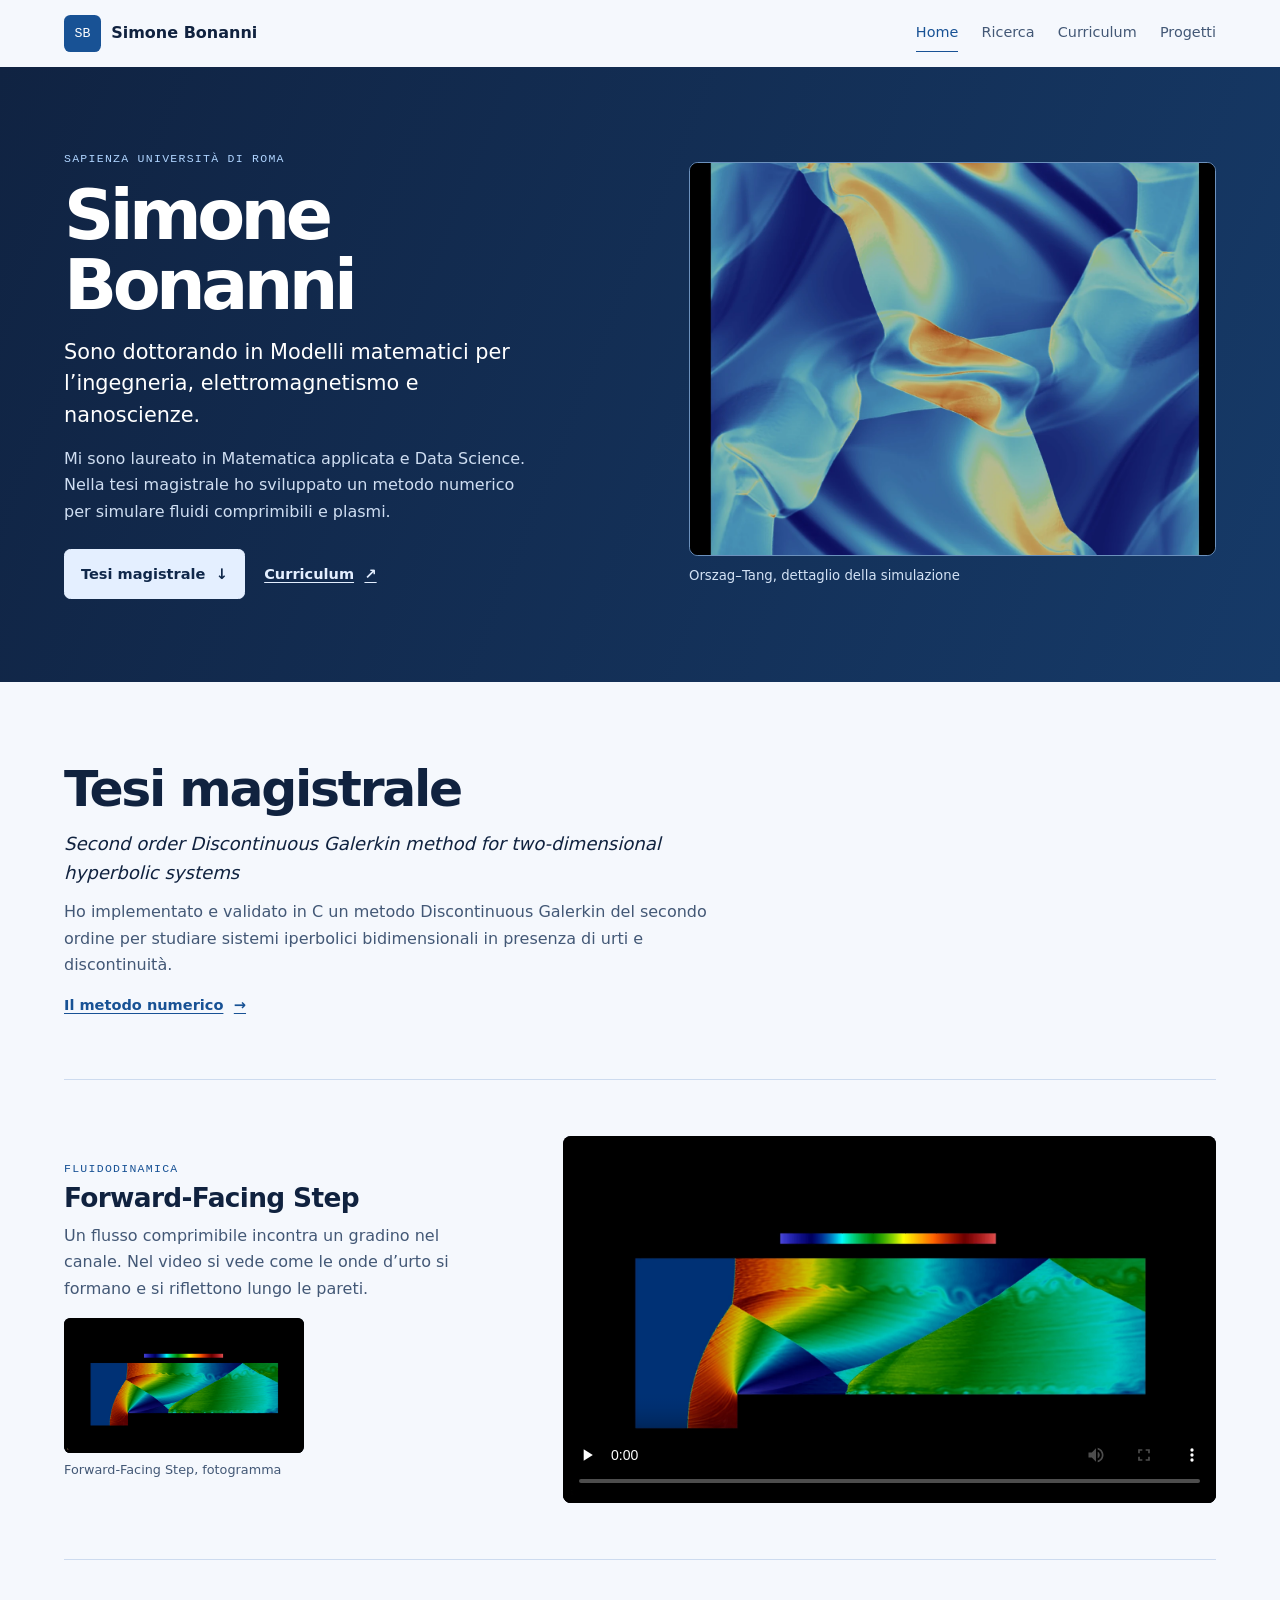
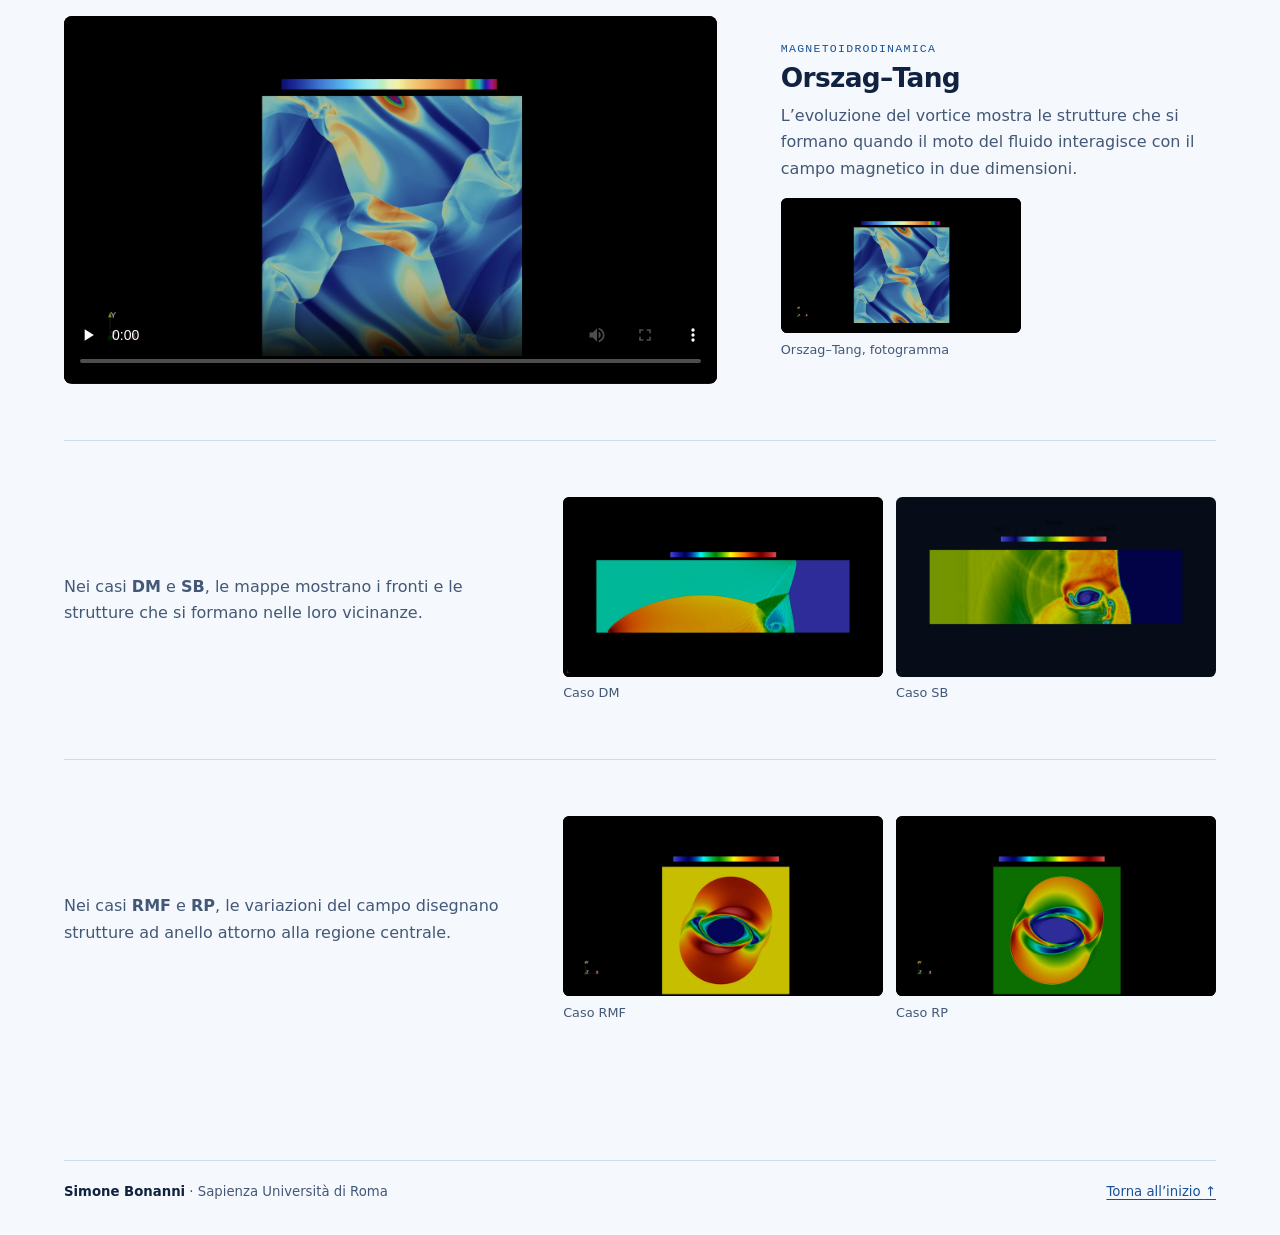
<file: index.html>
<!doctype html>
<html lang="it">
<head>
  <meta charset="utf-8">
  <meta name="viewport" content="width=device-width, initial-scale=1">
  <meta name="description" content="Simone Bonanni, dottorando presso Sapienza Università di Roma. Ricerca, curriculum e simulazioni dalla tesi magistrale.">
  <meta name="theme-color" content="#10284b">
  <title>Simone Bonanni</title>
  <link rel="canonical" href="https://simone-bonanni.github.io/">
  <link rel="icon" href="segno.svg" type="image/svg+xml">
  <link rel="stylesheet" href="stile.css">
</head>
<body id="inizio">
  <a class="skip" href="#contenuto">Vai al contenuto</a>
  <header class="header wrap">
    <a class="brand" href="index.html"><span class="monogram" aria-hidden="true">SB</span> Simone Bonanni</a>
    <nav class="nav" aria-label="Navigazione principale">
      <a href="index.html" aria-current="page">Home</a>
      <a href="ricerca.html">Ricerca</a>
      <a href="curriculum.html">Curriculum</a>
      <a href="progetti.html">Progetti</a>
    </nav>
  </header>
  <main id="contenuto" tabindex="-1">
    <section class="hero-band" aria-labelledby="nome">
      <div class="hero wrap">
        <div>
          <p class="eyebrow">Sapienza Università di Roma</p>
          <h1 id="nome">Simone Bonanni</h1>
          <p class="lead">Sono dottorando in Modelli matematici per l’ingegneria, elettromagnetismo e nanoscienze.</p>
          <p class="hero-note">Mi sono laureato in Matematica applicata e Data Science. Nella tesi magistrale ho sviluppato un metodo numerico per simulare fluidi comprimibili e plasmi.</p>
          <div class="actions">
            <a class="button" href="#ricerca">Tesi magistrale <span aria-hidden="true">↓</span></a>
            <a class="text-link" href="curriculum.html">Curriculum <span aria-hidden="true">↗</span></a>
          </div>
        </div>
        <figure class="hero-figure">
          <a href="media-orszag-tang-dettaglio.webp" aria-label="Apri il dettaglio della simulazione Orszag–Tang">
            <img src="media-orszag-tang-dettaglio.webp" width="1317" height="1600" alt="Dettaglio a falsi colori del test magnetoidrodinamico Orszag–Tang" fetchpriority="high">
          </a>
          <figcaption>Orszag–Tang, dettaglio della simulazione</figcaption>
        </figure>
      </div>
    </section>

    <section id="ricerca" class="section wrap" aria-labelledby="tesi-home">
      <header class="thesis-heading">
        <h2 id="tesi-home">Tesi magistrale</h2>
        <p class="thesis-title" lang="en">Second order Discontinuous Galerkin method for two-dimensional hyperbolic systems</p>
        <p>Ho implementato e validato in C un metodo Discontinuous Galerkin del secondo ordine per studiare sistemi iperbolici bidimensionali in presenza di urti e discontinuità.</p>
        <a class="text-link" href="ricerca.html#tesi">Il metodo numerico <span aria-hidden="true">→</span></a>
      </header>

      <article class="simulation" aria-labelledby="titolo-ffs">
        <div class="simulation-copy">
          <p class="eyebrow">Fluidodinamica</p>
          <h3 id="titolo-ffs">Forward-Facing Step</h3>
          <p id="desc-ffs">Un flusso comprimibile incontra un gradino nel canale. Nel video si vede come le onde d’urto si formano e si riflettono lungo le pareti.</p>
          <figure class="simulation-image">
            <a href="media-forward-facing-step.webp" aria-label="Apri l’immagine di Forward-Facing Step, fotogramma">
              <img src="media-forward-facing-step.webp" width="1600" height="900" alt="Campo colorato in un canale con un gradino e fronti obliqui" loading="lazy">
            </a>
            <figcaption>Forward-Facing Step, fotogramma</figcaption>
          </figure>
        </div>
        <video controls playsinline preload="none" width="1920" height="1080" poster="media-forward-facing-step.webp" aria-labelledby="titolo-ffs" aria-describedby="desc-ffs">
          <source src="media-forward-facing-step.mp4" type="video/mp4">
          <p><a href="media-forward-facing-step.mp4">Apri il video Forward-Facing Step</a></p>
        </video>
      </article>

      <article class="simulation simulation-reverse" aria-labelledby="titolo-ot">
        <div class="simulation-copy">
          <p class="eyebrow">Magnetoidrodinamica</p>
          <h3 id="titolo-ot">Orszag–Tang</h3>
          <p id="desc-ot">L’evoluzione del vortice mostra le strutture che si formano quando il moto del fluido interagisce con il campo magnetico in due dimensioni.</p>
          <figure class="simulation-image">
            <a href="media-orszag-tang.webp" aria-label="Apri l’immagine di Orszag–Tang, fotogramma">
              <img src="media-orszag-tang.webp" width="1600" height="900" alt="Campo quadrato con bande diagonali e strutture al centro e ai bordi" loading="lazy">
            </a>
            <figcaption>Orszag–Tang, fotogramma</figcaption>
          </figure>
        </div>
        <video controls playsinline preload="none" width="1920" height="1080" poster="media-orszag-tang.webp" aria-labelledby="titolo-ot" aria-describedby="desc-ot">
          <source src="media-orszag-tang.mp4" type="video/mp4">
          <p><a href="media-orszag-tang.mp4">Apri il video Orszag–Tang</a></p>
        </video>
      </article>

      <div class="results">
        <p>Nei casi <strong>DM</strong> e <strong>SB</strong>, le mappe mostrano i fronti e le strutture che si formano nelle loro vicinanze.</p>
        <div class="result-images">
          <figure class="simulation-image">
            <a href="media-dm.webp" aria-label="Apri l’immagine di Caso DM">
              <img src="media-dm.webp" width="1600" height="900" alt="Fronte curvo e regione vorticosa in un campo rettangolare" loading="lazy">
            </a>
            <figcaption>Caso DM</figcaption>
          </figure>
          <figure class="simulation-image">
            <a href="media-sb.webp" aria-label="Apri l’immagine di Caso SB">
              <img src="media-sb.webp" width="1600" height="900" alt="Campo rettangolare con un fronte e strutture ovali in prossimità del fronte" loading="lazy">
            </a>
            <figcaption>Caso SB</figcaption>
          </figure>
        </div>
      </div>
      <div class="results">
        <p>Nei casi <strong>RMF</strong> e <strong>RP</strong>, le variazioni del campo disegnano strutture ad anello attorno alla regione centrale.</p>
        <div class="result-images">
          <figure class="simulation-image">
            <a href="media-rmf.webp" aria-label="Apri l’immagine di Caso RMF">
              <img src="media-rmf.webp" width="1600" height="900" alt="Campo quadrato con due lobi caldi attorno a una regione centrale blu" loading="lazy">
            </a>
            <figcaption>Caso RMF</figcaption>
          </figure>
          <figure class="simulation-image">
            <a href="media-rp.webp" aria-label="Apri l’immagine di Caso RP">
              <img src="media-rp.webp" width="1600" height="900" alt="Campo quadrato con bande concentriche e una regione centrale blu" loading="lazy">
            </a>
            <figcaption>Caso RP</figcaption>
          </figure>
        </div>
      </div>
    </section>
  </main>
  <footer class="footer wrap">
    <p><strong>Simone Bonanni</strong> · Sapienza Università di Roma</p>
    <a href="#inizio">Torna all’inizio <span aria-hidden="true">↑</span></a>
  </footer>
</body>
</html>
</file>
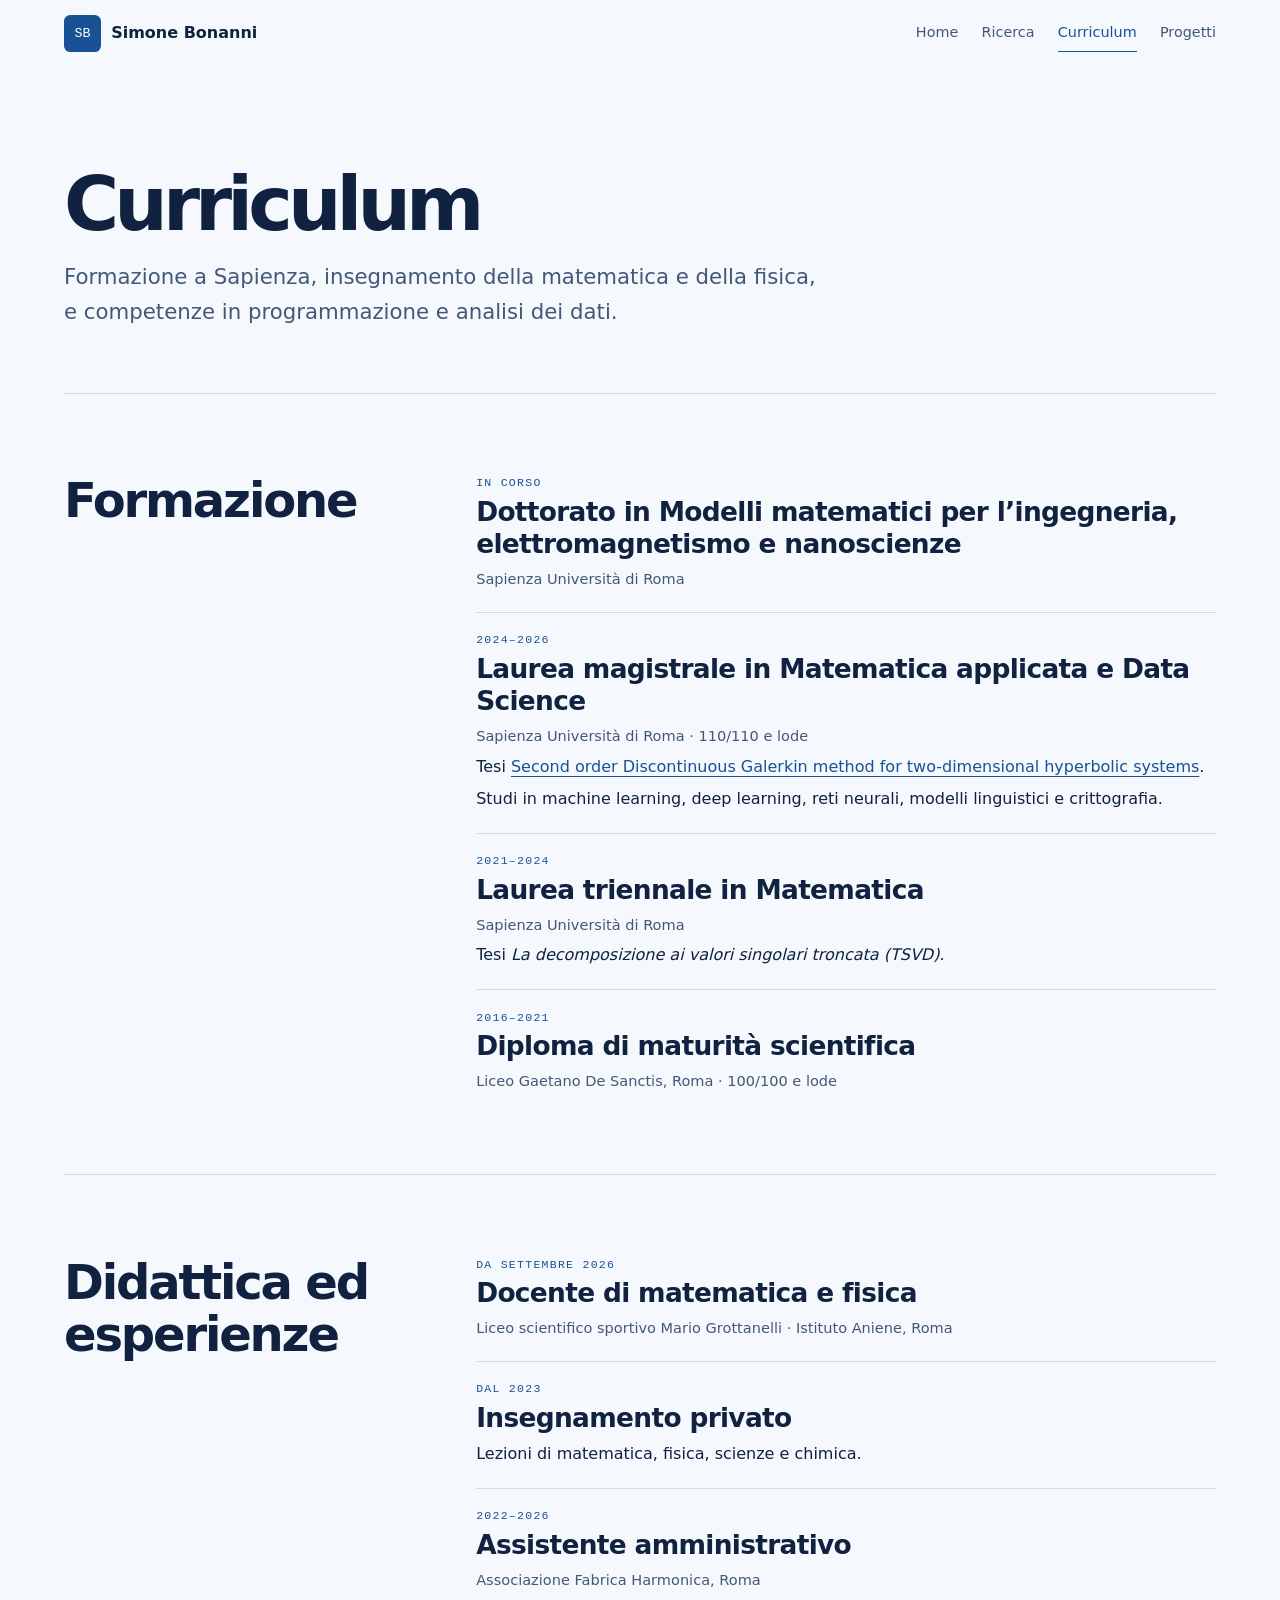
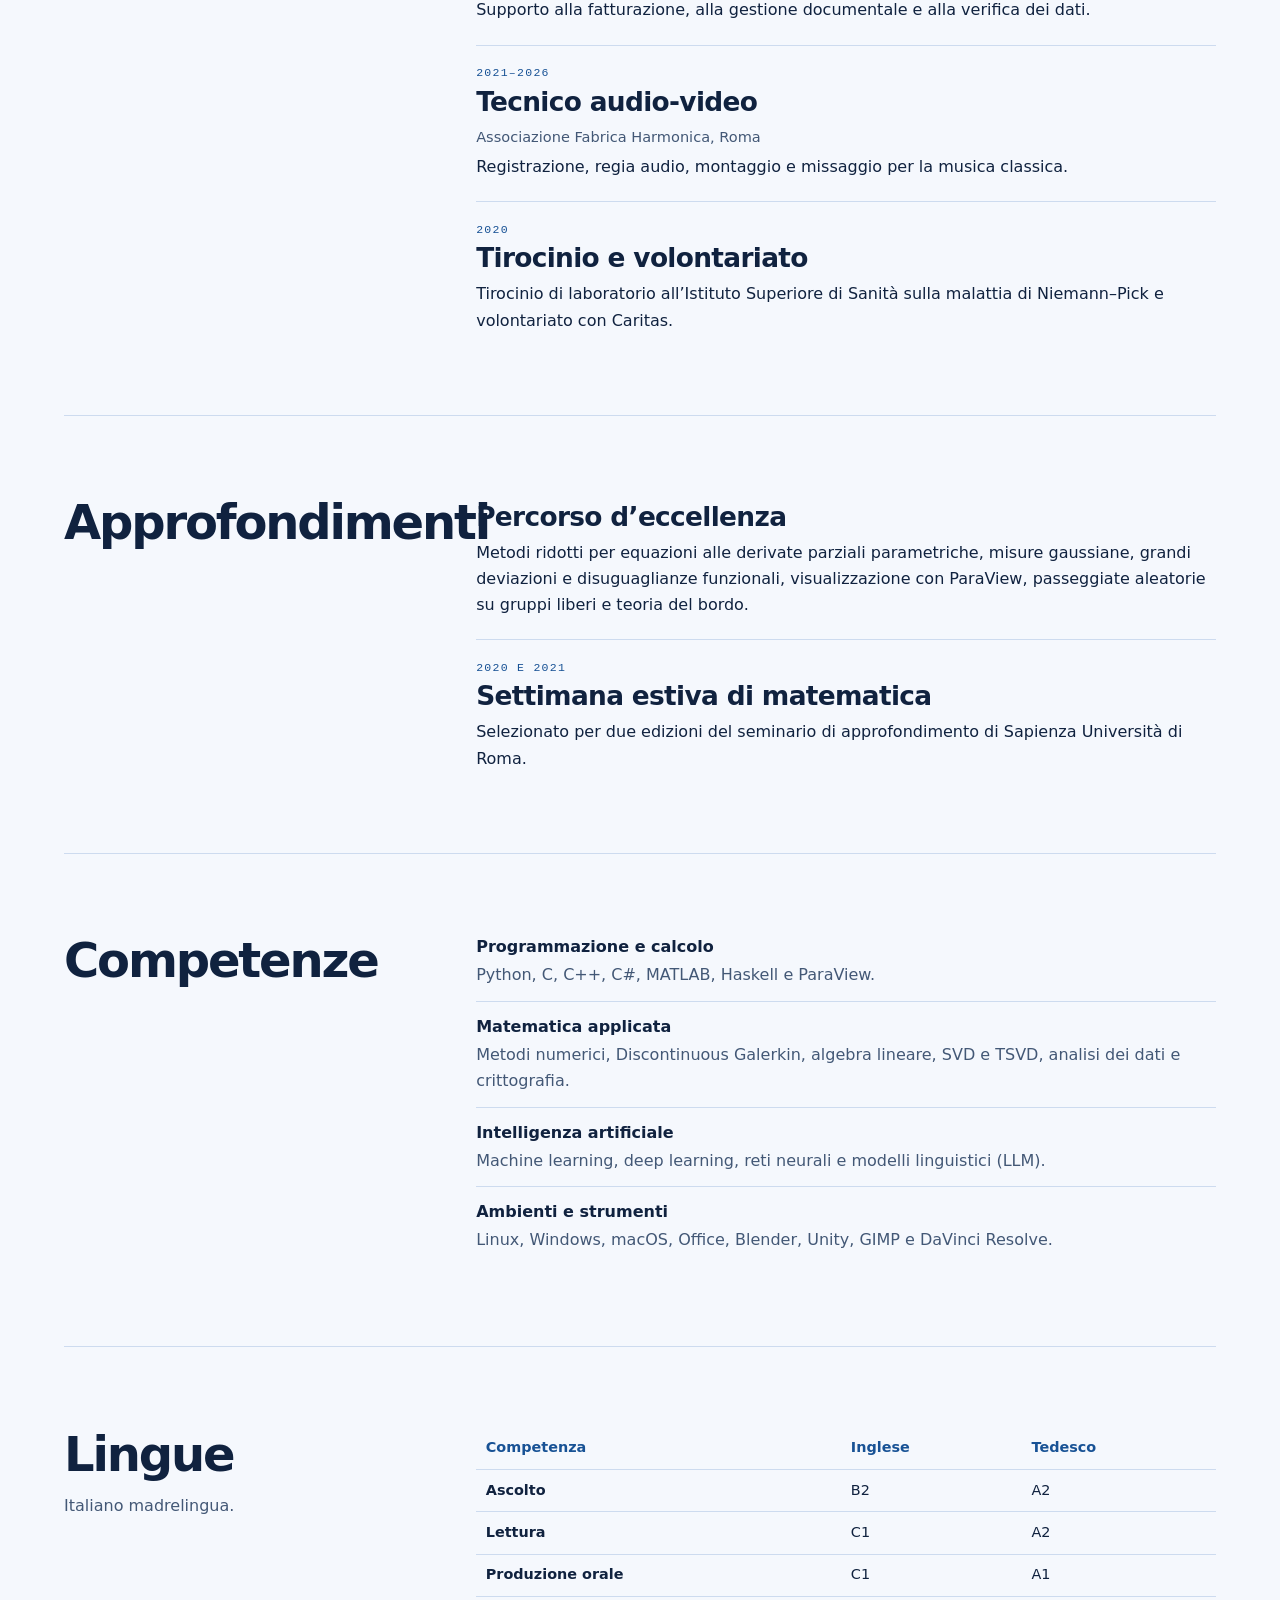
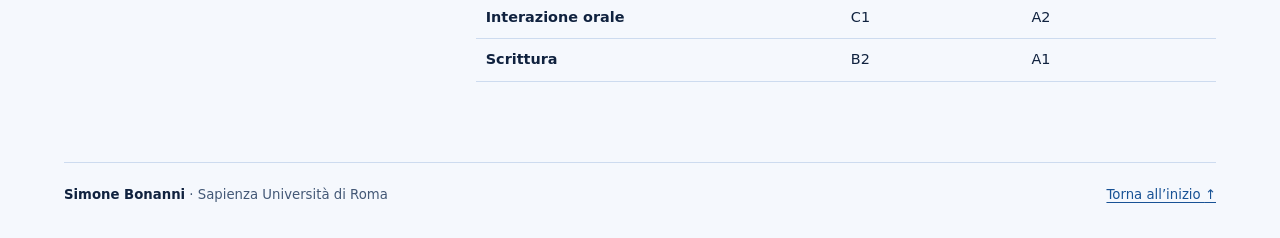
<file: curriculum.html>
<!doctype html>
<html lang="it">
<head>
  <meta charset="utf-8">
  <meta name="viewport" content="width=device-width, initial-scale=1">
  <meta name="description" content="Formazione accademica, didattica, esperienze e competenze di Simone Bonanni.">
  <meta name="theme-color" content="#10284b">
  <title>Curriculum · Simone Bonanni</title>
  <link rel="canonical" href="https://simone-bonanni.github.io/curriculum.html">
  <link rel="icon" href="segno.svg" type="image/svg+xml">
  <link rel="stylesheet" href="stile.css">
</head>
<body id="inizio">
  <a class="skip" href="#contenuto">Vai al contenuto</a>
  <header class="header wrap">
    <a class="brand" href="index.html"><span class="monogram" aria-hidden="true">SB</span> Simone Bonanni</a>
    <nav class="nav" aria-label="Navigazione principale">
      <a href="index.html">Home</a>
      <a href="ricerca.html">Ricerca</a>
      <a href="curriculum.html" aria-current="page">Curriculum</a>
      <a href="progetti.html">Progetti</a>
    </nav>
  </header>
  <main id="contenuto" tabindex="-1">
    <div class="page-intro wrap">
      <h1>Curriculum</h1>
      <p class="lead">Formazione a Sapienza, insegnamento della matematica e della fisica, e competenze in programmazione e analisi dei dati.</p>
    </div>

    <section class="section detail ruled wrap" aria-labelledby="formazione">
      <h2 id="formazione">Formazione</h2>
      <ol class="timeline">
        <li>
          <p class="date">In corso</p>
          <h3>Dottorato in Modelli matematici per l’ingegneria, elettromagnetismo e nanoscienze</h3>
          <p class="meta">Sapienza Università di Roma</p>
        </li>
        <li>
          <p class="date">2024–2026</p>
          <h3>Laurea magistrale in Matematica applicata e Data Science</h3>
          <p class="meta">Sapienza Università di Roma · 110/110 e lode</p>
          <p>Tesi <a href="ricerca.html#tesi" lang="en">Second order Discontinuous Galerkin method for two-dimensional hyperbolic systems</a>.</p>
          <p>Studi in machine learning, deep learning, reti neurali, modelli linguistici e crittografia.</p>
        </li>
        <li>
          <p class="date">2021–2024</p>
          <h3>Laurea triennale in Matematica</h3>
          <p class="meta">Sapienza Università di Roma</p>
          <p>Tesi <em>La decomposizione ai valori singolari troncata (TSVD)</em>.</p>
        </li>
        <li>
          <p class="date">2016–2021</p>
          <h3>Diploma di maturità scientifica</h3>
          <p class="meta">Liceo Gaetano De Sanctis, Roma · 100/100 e lode</p>
        </li>
      </ol>
    </section>

    <section class="section detail wrap" aria-labelledby="esperienze">
      <h2 id="esperienze">Didattica ed esperienze</h2>
      <ol class="timeline">
        <li>
          <p class="date">Da settembre 2026</p>
          <h3>Docente di matematica e fisica</h3>
          <p class="meta">Liceo scientifico sportivo Mario Grottanelli · Istituto Aniene, Roma</p>
        </li>
        <li>
          <p class="date">Dal 2023</p>
          <h3>Insegnamento privato</h3>
          <p>Lezioni di matematica, fisica, scienze e chimica.</p>
        </li>
        <li>
          <p class="date">2022–2026</p>
          <h3>Assistente amministrativo</h3>
          <p class="meta">Associazione Fabrica Harmonica, Roma</p>
          <p>Supporto alla fatturazione, alla gestione documentale e alla verifica dei dati.</p>
        </li>
        <li>
          <p class="date">2021–2026</p>
          <h3>Tecnico audio-video</h3>
          <p class="meta">Associazione Fabrica Harmonica, Roma</p>
          <p>Registrazione, regia audio, montaggio e missaggio per la musica classica.</p>
        </li>
        <li>
          <p class="date">2020</p>
          <h3>Tirocinio e volontariato</h3>
          <p>Tirocinio di laboratorio all’Istituto Superiore di Sanità sulla malattia di Niemann–Pick e volontariato con Caritas.</p>
        </li>
      </ol>
    </section>

    <section class="section detail wrap" aria-labelledby="approfondimenti">
      <h2 id="approfondimenti">Approfondimenti</h2>
      <ol class="timeline">
        <li>
          <h3>Percorso d’eccellenza</h3>
          <p>Metodi ridotti per equazioni alle derivate parziali parametriche, misure gaussiane, grandi deviazioni e disuguaglianze funzionali, visualizzazione con ParaView, passeggiate aleatorie su gruppi liberi e teoria del bordo.</p>
        </li>
        <li>
          <p class="date">2020 e 2021</p>
          <h3>Settimana estiva di matematica</h3>
          <p>Selezionato per due edizioni del seminario di approfondimento di Sapienza Università di Roma.</p>
        </li>
      </ol>
    </section>

    <section class="section detail wrap" aria-labelledby="competenze">
      <h2 id="competenze">Competenze</h2>
      <dl class="skill-list">
        <div><dt>Programmazione e calcolo</dt><dd>Python, C, C++, C#, MATLAB, Haskell e ParaView.</dd></div>
        <div><dt>Matematica applicata</dt><dd>Metodi numerici, Discontinuous Galerkin, algebra lineare, SVD e TSVD, analisi dei dati e crittografia.</dd></div>
        <div><dt>Intelligenza artificiale</dt><dd>Machine learning, deep learning, reti neurali e modelli linguistici (LLM).</dd></div>
        <div><dt>Ambienti e strumenti</dt><dd>Linux, Windows, macOS, Office, Blender, Unity, GIMP e DaVinci Resolve.</dd></div>
      </dl>
    </section>

    <section class="section detail wrap" aria-labelledby="lingue">
      <div><h2 id="lingue">Lingue</h2><p class="muted">Italiano madrelingua.</p></div>
      <div class="table-scroll">
        <table aria-label="Livelli di inglese e tedesco">
          <thead><tr><th scope="col">Competenza</th><th scope="col">Inglese</th><th scope="col">Tedesco</th></tr></thead>
          <tbody>
            <tr><th scope="row">Ascolto</th><td>B2</td><td>A2</td></tr>
            <tr><th scope="row">Lettura</th><td>C1</td><td>A2</td></tr>
            <tr><th scope="row">Produzione orale</th><td>C1</td><td>A1</td></tr>
            <tr><th scope="row">Interazione orale</th><td>C1</td><td>A2</td></tr>
            <tr><th scope="row">Scrittura</th><td>B2</td><td>A1</td></tr>
          </tbody>
        </table>
      </div>
    </section>
  </main>
  <footer class="footer wrap">
    <p><strong>Simone Bonanni</strong> · Sapienza Università di Roma</p>
    <a href="#inizio">Torna all’inizio <span aria-hidden="true">↑</span></a>
  </footer>
</body>
</html>
</file>
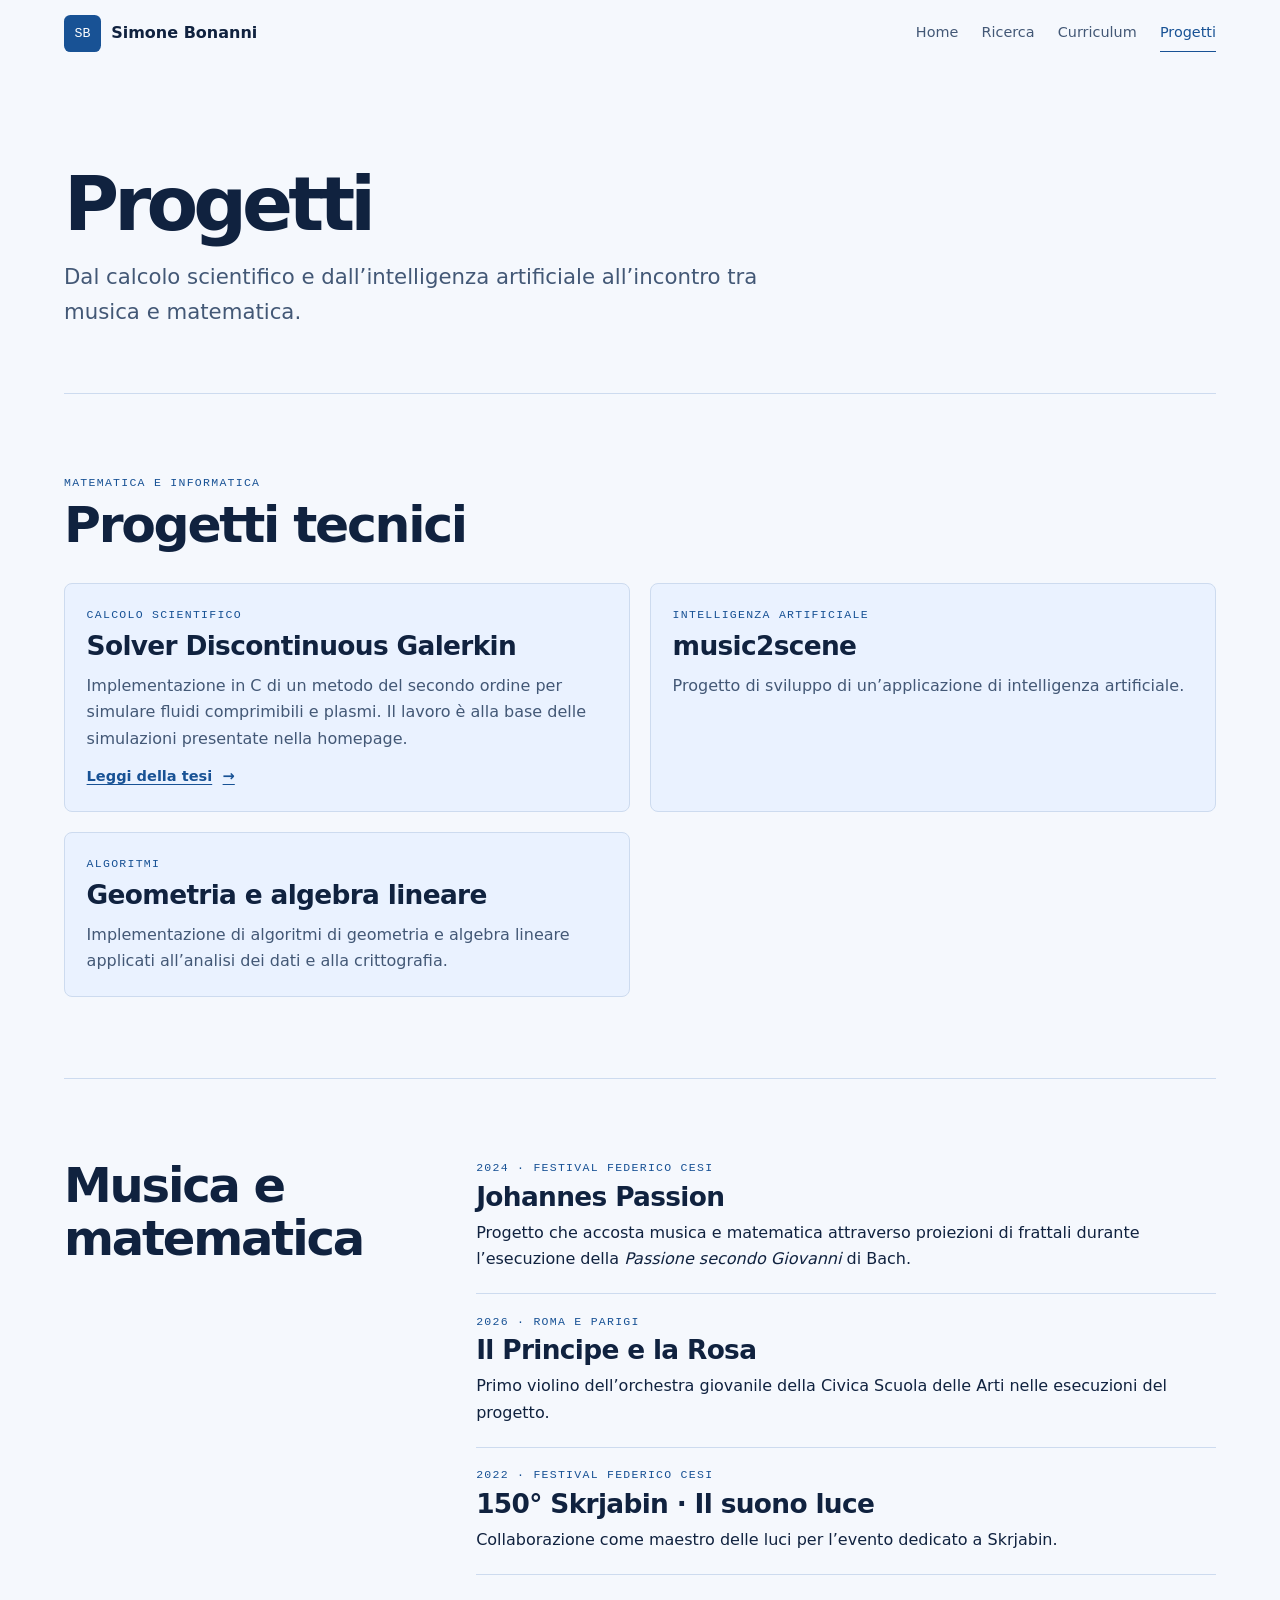
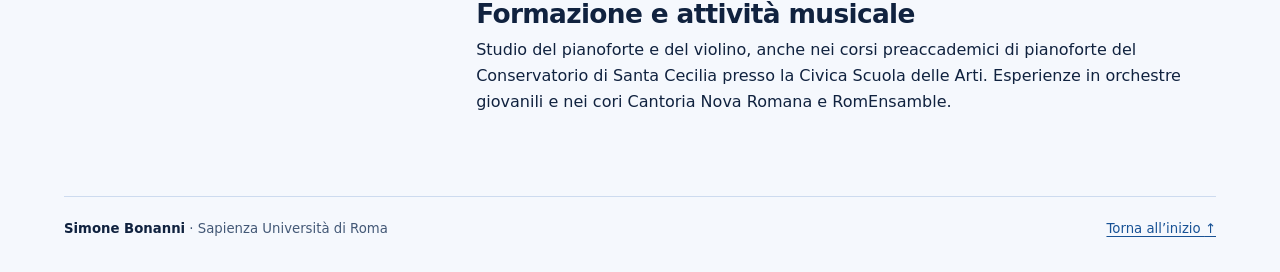
<file: progetti.html>
<!doctype html>
<html lang="it">
<head>
  <meta charset="utf-8">
  <meta name="viewport" content="width=device-width, initial-scale=1">
  <meta name="description" content="Progetti di Simone Bonanni in calcolo scientifico, intelligenza artificiale, algoritmi e musica.">
  <meta name="theme-color" content="#10284b">
  <title>Progetti · Simone Bonanni</title>
  <link rel="canonical" href="https://simone-bonanni.github.io/progetti.html">
  <link rel="icon" href="segno.svg" type="image/svg+xml">
  <link rel="stylesheet" href="stile.css">
</head>
<body id="inizio">
  <a class="skip" href="#contenuto">Vai al contenuto</a>
  <header class="header wrap">
    <a class="brand" href="index.html"><span class="monogram" aria-hidden="true">SB</span> Simone Bonanni</a>
    <nav class="nav" aria-label="Navigazione principale">
      <a href="index.html">Home</a>
      <a href="ricerca.html">Ricerca</a>
      <a href="curriculum.html">Curriculum</a>
      <a href="progetti.html" aria-current="page">Progetti</a>
    </nav>
  </header>
  <main id="contenuto" tabindex="-1">
    <div class="page-intro wrap">
      <h1>Progetti</h1>
      <p class="lead">Dal calcolo scientifico e dall’intelligenza artificiale all’incontro tra musica e matematica.</p>
    </div>

    <section class="section ruled wrap" aria-labelledby="progetti-tecnici">
      <div class="section-head">
        <div><p class="eyebrow">Matematica e informatica</p><h2 id="progetti-tecnici">Progetti tecnici</h2></div>
      </div>
      <div class="project-grid">
        <article class="project">
          <p class="eyebrow">Calcolo scientifico</p>
          <h3>Solver Discontinuous Galerkin</h3>
          <p>Implementazione in C di un metodo del secondo ordine per simulare fluidi comprimibili e plasmi. Il lavoro è alla base delle simulazioni presentate nella homepage.</p>
          <a class="text-link" href="ricerca.html#tesi">Leggi della tesi <span aria-hidden="true">→</span></a>
        </article>
        <article class="project">
          <p class="eyebrow">Intelligenza artificiale</p>
          <h3>music2scene</h3>
          <p>Progetto di sviluppo di un’applicazione di intelligenza artificiale.</p>
        </article>
        <article class="project">
          <p class="eyebrow">Algoritmi</p>
          <h3>Geometria e algebra lineare</h3>
          <p>Implementazione di algoritmi di geometria e algebra lineare applicati all’analisi dei dati e alla crittografia.</p>
        </article>
      </div>
    </section>

    <section class="section detail wrap" aria-labelledby="musica">
      <h2 id="musica">Musica e matematica</h2>
      <ol class="timeline">
        <li>
          <p class="date">2024 · Festival Federico Cesi</p>
          <h3 lang="de">Johannes Passion</h3>
          <p>Progetto che accosta musica e matematica attraverso proiezioni di frattali durante l’esecuzione della <em>Passione secondo Giovanni</em> di Bach.</p>
        </li>
        <li>
          <p class="date">2026 · Roma e Parigi</p>
          <h3>Il Principe e la Rosa</h3>
          <p>Primo violino dell’orchestra giovanile della Civica Scuola delle Arti nelle esecuzioni del progetto.</p>
        </li>
        <li>
          <p class="date">2022 · Festival Federico Cesi</p>
          <h3>150° Skrjabin · Il suono luce</h3>
          <p>Collaborazione come maestro delle luci per l’evento dedicato a Skrjabin.</p>
        </li>
        <li>
          <h3>Formazione e attività musicale</h3>
          <p>Studio del pianoforte e del violino, anche nei corsi preaccademici di pianoforte del Conservatorio di Santa Cecilia presso la Civica Scuola delle Arti. Esperienze in orchestre giovanili e nei cori Cantoria Nova Romana e RomEnsamble.</p>
        </li>
      </ol>
    </section>
  </main>
  <footer class="footer wrap">
    <p><strong>Simone Bonanni</strong> · Sapienza Università di Roma</p>
    <a href="#inizio">Torna all’inizio <span aria-hidden="true">↑</span></a>
  </footer>
</body>
</html>
</file>
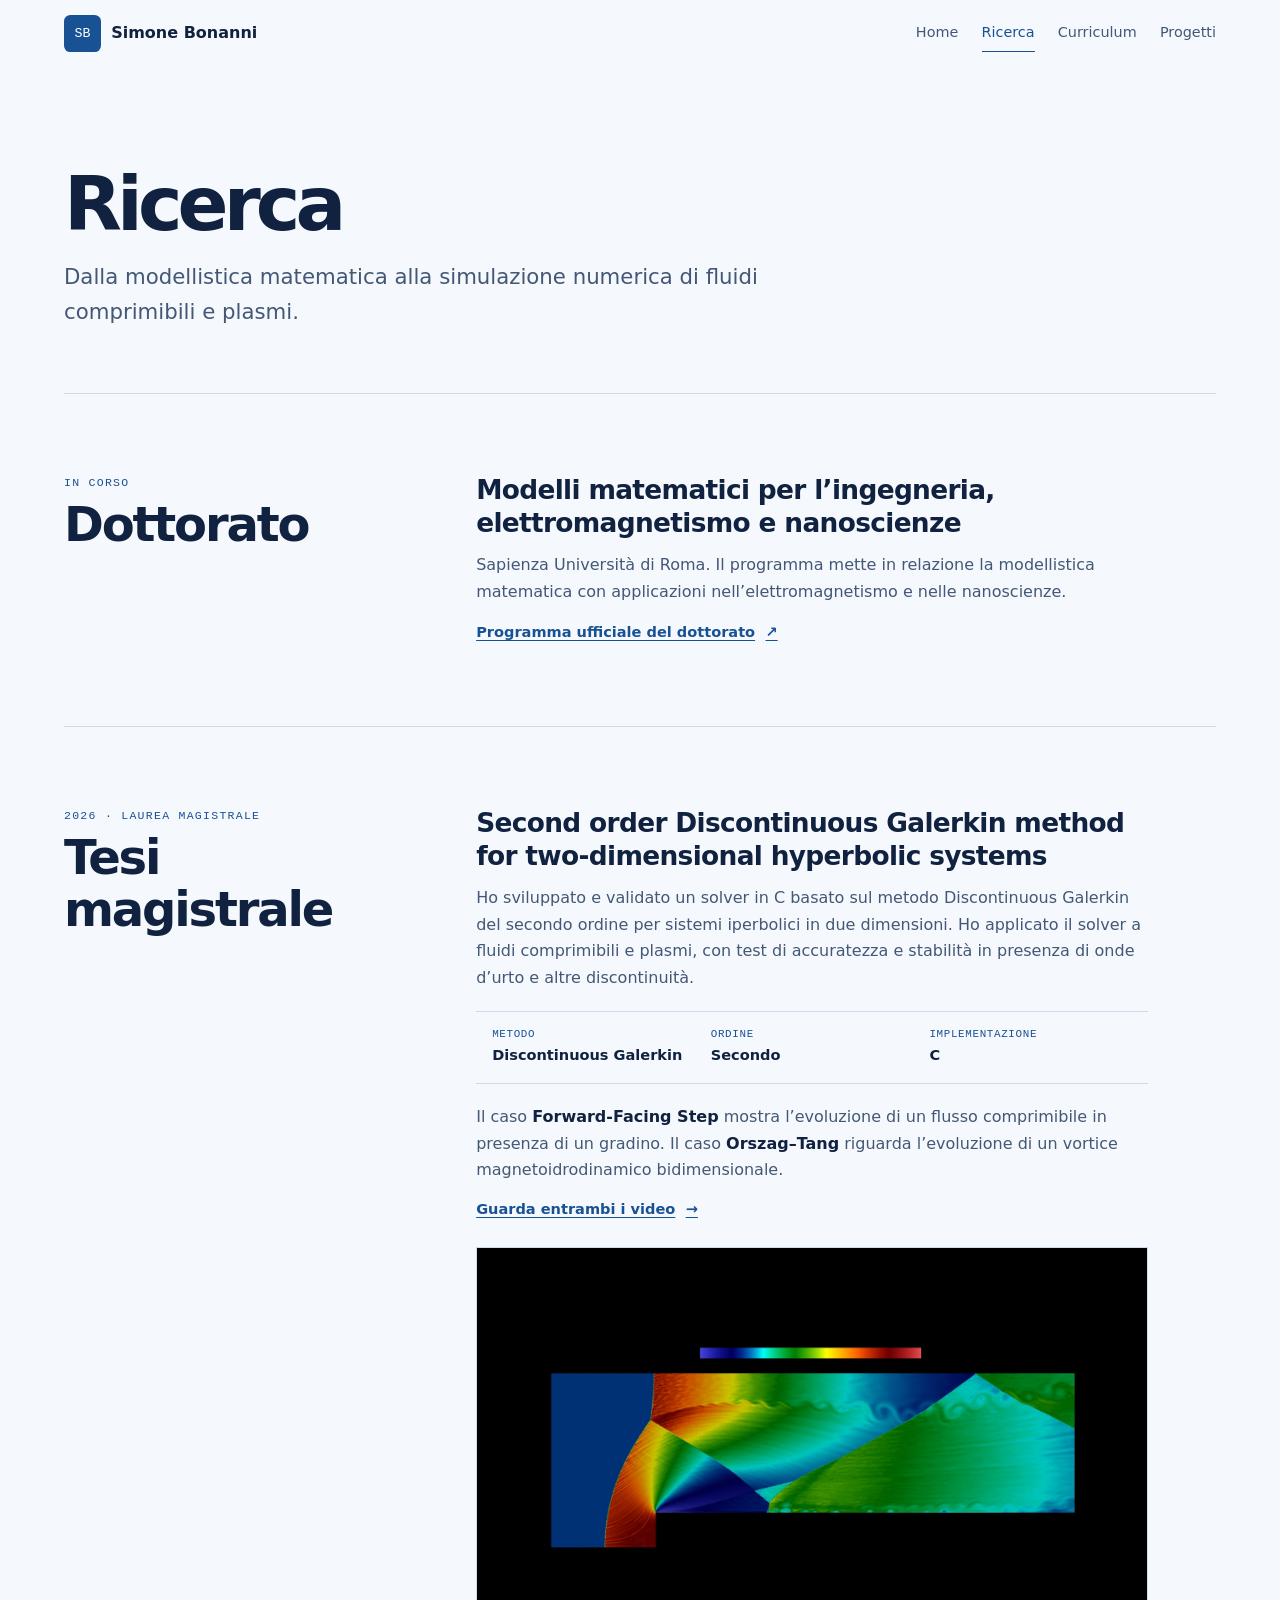
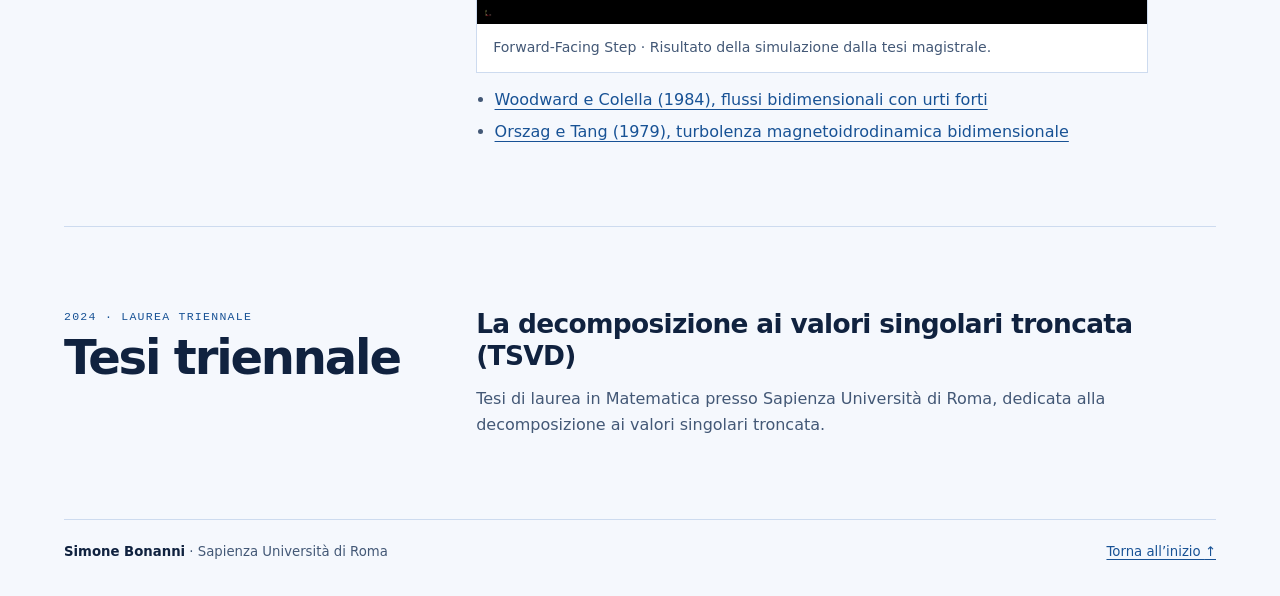
<file: ricerca.html>
<!doctype html>
<html lang="it">
<head>
  <meta charset="utf-8">
  <meta name="viewport" content="width=device-width, initial-scale=1">
  <meta name="description" content="Dottorato a Sapienza e tesi sul metodo Discontinuous Galerkin per sistemi iperbolici bidimensionali.">
  <meta name="theme-color" content="#10284b">
  <title>Ricerca · Simone Bonanni</title>
  <link rel="canonical" href="https://simone-bonanni.github.io/ricerca.html">
  <link rel="icon" href="segno.svg" type="image/svg+xml">
  <link rel="stylesheet" href="stile.css">
</head>
<body id="inizio">
  <a class="skip" href="#contenuto">Vai al contenuto</a>
  <header class="header wrap">
    <a class="brand" href="index.html"><span class="monogram" aria-hidden="true">SB</span> Simone Bonanni</a>
    <nav class="nav" aria-label="Navigazione principale">
      <a href="index.html">Home</a>
      <a href="ricerca.html" aria-current="page">Ricerca</a>
      <a href="curriculum.html">Curriculum</a>
      <a href="progetti.html">Progetti</a>
    </nav>
  </header>
  <main id="contenuto" tabindex="-1">
    <div class="page-intro wrap">
      <h1>Ricerca</h1>
      <p class="lead">Dalla modellistica matematica alla simulazione numerica di fluidi comprimibili e plasmi.</p>
    </div>

    <section class="section detail ruled wrap" aria-labelledby="dottorato">
      <div><p class="eyebrow">In corso</p><h2 id="dottorato" class="section-title">Dottorato</h2></div>
      <div class="prose">
        <h3>Modelli matematici per l’ingegneria, elettromagnetismo e nanoscienze</h3>
        <p>Sapienza Università di Roma. Il programma mette in relazione la modellistica matematica con applicazioni nell’elettromagnetismo e nelle nanoscienze.</p>
        <p><a class="text-link" href="https://phd.uniroma1.it/web/modelli-matematici-per-lingegneria-elettromagnetismo-e-nanoscienze_nd3523.aspx">Programma ufficiale del dottorato <span aria-hidden="true">↗</span></a></p>
      </div>
    </section>

    <section id="tesi" class="section detail wrap" aria-labelledby="titolo-tesi">
      <div><p class="eyebrow">2026 · Laurea magistrale</p><h2 class="section-title">Tesi magistrale</h2></div>
      <div class="prose">
        <h3 id="titolo-tesi" lang="en">Second order Discontinuous Galerkin method for two-dimensional hyperbolic systems</h3>
        <p>Ho sviluppato e validato un solver in C basato sul metodo Discontinuous Galerkin del secondo ordine per sistemi iperbolici in due dimensioni. Ho applicato il solver a fluidi comprimibili e plasmi, con test di accuratezza e stabilità in presenza di onde d’urto e altre discontinuità.</p>
        <dl class="facts">
          <div><dt>Metodo</dt><dd>Discontinuous Galerkin</dd></div>
          <div><dt>Ordine</dt><dd>Secondo</dd></div>
          <div><dt>Implementazione</dt><dd>C</dd></div>
        </dl>
        <p>Il caso <strong>Forward-Facing Step</strong> mostra l’evoluzione di un flusso comprimibile in presenza di un gradino. Il caso <strong>Orszag–Tang</strong> riguarda l’evoluzione di un vortice magnetoidrodinamico bidimensionale.</p>
        <a class="text-link" href="index.html#ricerca">Guarda entrambi i video <span aria-hidden="true">→</span></a>
        <figure class="research-figure">
          <img src="media-forward-facing-step.webp" width="1600" height="900" alt="Visualizzazione del flusso nel caso Forward-Facing Step" loading="lazy">
          <figcaption>Forward-Facing Step · Risultato della simulazione dalla tesi magistrale.</figcaption>
        </figure>
        <ul class="references" aria-label="Riferimenti per i casi di prova">
          <li><a href="https://doi.org/10.1016/0021-9991(84)90142-6">Woodward e Colella (1984), flussi bidimensionali con urti forti</a></li>
          <li><a href="https://doi.org/10.1017/S002211207900210X">Orszag e Tang (1979), turbolenza magnetoidrodinamica bidimensionale</a></li>
        </ul>
      </div>
    </section>

    <section class="section detail wrap" aria-labelledby="titolo-tsvd">
      <div><p class="eyebrow">2024 · Laurea triennale</p><h2 class="section-title">Tesi triennale</h2></div>
      <div class="prose">
        <h3 id="titolo-tsvd">La decomposizione ai valori singolari troncata (TSVD)</h3>
        <p>Tesi di laurea in Matematica presso Sapienza Università di Roma, dedicata alla decomposizione ai valori singolari troncata.</p>
      </div>
    </section>
  </main>
  <footer class="footer wrap">
    <p><strong>Simone Bonanni</strong> · Sapienza Università di Roma</p>
    <a href="#inizio">Torna all’inizio <span aria-hidden="true">↑</span></a>
  </footer>
</body>
</html>
</file>
<file: stile.css>
:root {
  color-scheme: light;
  --paper: #f5f8fd;
  --white: #fff;
  --ink: #10223f;
  --muted: #435876;
  --blue: #185295;
  --edge: #cddbef;
  --wash: #eaf2ff;
  --dark: #10284b;
  --mono: ui-monospace, "Cascadia Mono", Consolas, monospace;
}

*, *::before, *::after { box-sizing: border-box; }
body {
  margin: 0;
  background: var(--paper);
  color: var(--ink);
  font: 1rem/1.65 system-ui, sans-serif;
}
img, video { display: block; max-width: 100%; height: auto; }
a { color: var(--blue); text-underline-offset: .22em; }
a:hover { text-decoration-thickness: 2px; }
a:focus-visible, video:focus-visible {
  outline: 2px solid var(--blue);
  outline-offset: 5px;
}
h1, h2, h3, p, figure, dl, dd { margin: 0; }
h1, h2, h3 { font-weight: 680; }
h1 { font-size: clamp(2.7rem, 6vw, 4.7rem); line-height: 1; letter-spacing: -.065em; }
h2 { font-size: clamp(1.85rem, 4.1vw, 3.15rem); line-height: 1.09; letter-spacing: -.045em; }
h3 { font-size: clamp(1.25rem, 2.15vw, 1.65rem); line-height: 1.22; letter-spacing: -.025em; }
.wrap { width: min(72rem, calc(100% - 5rem)); margin-inline: auto; }
.skip {
  position: absolute;
  z-index: 2;
  padding: .5rem 1rem;
  background: var(--paper);
  transform: translateY(-150%);
}
.skip:focus { transform: translateY(0); }
main:focus { outline: none; }
.eyebrow, .date {
  font: .72rem/1.5 var(--mono);
  letter-spacing: .11em;
  text-transform: uppercase;
}
.eyebrow, .date { color: var(--blue); }
.muted { color: var(--muted); }
.header {
  display: flex;
  align-items: center;
  justify-content: space-between;
  gap: .75rem 1.75rem;
  padding-block: .95rem;
}
.brand {
  display: inline-flex;
  align-items: center;
  gap: .65rem;
  color: var(--ink);
  font-weight: 650;
  text-decoration: none;
}
.monogram {
  display: grid;
  place-items: center;
  width: 2.3rem;
  height: 2.3rem;
  border-radius: .4rem;
  background: var(--blue);
  color: var(--white);
  font: .83rem var(--mono);
}
.nav { display: flex; align-items: center; flex-wrap: wrap; gap: .25rem 1.45rem; }
.nav a {
  padding-block: .38rem;
  color: var(--muted);
  border-bottom: 1px solid transparent;
  font-size: .9rem;
  text-decoration: none;
}
.nav a[aria-current], .nav a:hover { border-color: var(--blue); color: var(--blue); }
.button, .text-link {
  display: inline-flex;
  align-items: center;
  gap: .65rem;
  font-size: .91rem;
  font-weight: 650;
}
.button {
  padding: .73rem 1rem;
  border: 1px solid var(--blue);
  border-radius: .4rem;
  background: var(--blue);
  color: white;
  text-decoration: none;
}
.button:hover { background: var(--dark); border-color: var(--dark); }
.actions { display: flex; align-items: center; flex-wrap: wrap; gap: .85rem 1.2rem; }
.hero-band {
  background: linear-gradient(112deg, #102342, #163a68);
  color: var(--white);
}
.hero-band a:focus-visible { outline-color: #a9d0ff; }
.hero {
  display: grid;
  grid-template-columns: minmax(0, 1.04fr) minmax(0, 1fr);
  gap: clamp(2rem, 6vw, 5.25rem);
  align-items: center;
  padding-block: clamp(2.5rem, 6.5vw, 5.5rem);
}
.hero h1 { margin-block: .75rem 1.1rem; font-size: clamp(3rem, 5.45vw, 5.05rem); }
.hero .eyebrow { color: #afd4ff; }
.hero .lead { max-width: 37ch; font-size: clamp(1.08rem, 2vw, 1.3rem); line-height: 1.52; }
.hero-note { margin-top: .9rem; max-width: 46ch; color: #cfdef2; }
.hero .actions { margin-top: 1.5rem; }
.hero .button { background: #e4efff; border-color: #e4efff; color: var(--dark); }
.hero .button:hover { background: #c7e0ff; border-color: #c7e0ff; }
.hero .text-link { color: #e4efff; }
.hero-figure a {
  display: block;
  background: #0b1b2d;
  border: 1px solid #6c91bd;
  border-radius: .55rem;
  overflow: hidden;
}
.hero-figure img { width: 100%; aspect-ratio: 1.34; object-fit: cover; object-position: center 56%; }
.hero-figure figcaption { margin-top: .55rem; color: #d3e2f5; font-size: .83rem; }
.section { padding-block: clamp(2.8rem, 6.3vw, 5.5rem); scroll-margin-top: 1.5rem; }
.section + .section, .ruled { border-top: 1px solid var(--edge); }
.section-head {
  display: grid;
  grid-template-columns: minmax(0, 1.15fr) minmax(0, .85fr);
  align-items: end;
  gap: 1rem 3.2rem;
  margin-bottom: 1.9rem;
}
.section-head h2, .section-title { margin-top: .4rem; }
.section-head > p { max-width: 43ch; color: var(--muted); }
.thesis-heading { max-width: 66ch; margin-bottom: clamp(2rem, 5vw, 3.8rem); }
.thesis-heading p { margin-top: .7rem; color: var(--muted); }
.thesis-heading .thesis-title { font-size: 1.13rem; font-style: italic; color: var(--ink); }
.thesis-heading .text-link { margin-top: .9rem; }
.simulation, .results {
  display: grid;
  grid-template-columns: minmax(0, .8fr) minmax(0, 1.2fr);
  align-items: center;
  gap: clamp(1.25rem, 5vw, 4rem);
  padding-block: clamp(1.7rem, 4.5vw, 3.5rem);
  border-top: 1px solid var(--edge);
}
.simulation-copy h3 { margin: .32rem 0 .52rem; }
.simulation-copy p:not(.eyebrow), .results > p { color: var(--muted); max-width: 45ch; }
.simulation-copy .simulation-image { width: min(100%, 15rem); margin-top: 1rem; }
.simulation video { width: 100%; aspect-ratio: 16 / 9; background: #060d19; border-radius: .5rem; }
.result-images { display: grid; grid-template-columns: repeat(2, minmax(0, 1fr)); gap: .8rem; }
.simulation-image a { display: block; background: #060d19; border-radius: .4rem; }
.simulation-image img { width: 100%; border-radius: inherit; }
.simulation-image figcaption { margin-top: .35rem; color: var(--muted); font-size: .8rem; }
.project-grid { display: grid; grid-template-columns: repeat(2, minmax(0, 1fr)); gap: 1.25rem; }
.page-intro { padding-block: clamp(3.5rem, 8vw, 6.25rem) clamp(2.6rem, 5vw, 4rem); }
.page-intro h1 { margin-bottom: 1rem; }
.page-intro .lead { max-width: 57ch; font-size: clamp(1.1rem, 2.1vw, 1.33rem); color: var(--muted); }
.detail {
  display: grid;
  grid-template-columns: minmax(0, .64fr) minmax(0, 1.36fr);
  gap: 1.5rem 4rem;
}
.detail h2 { font-size: clamp(2rem, 3.8vw, 3rem); }
.detail h2 + p { margin-top: .8rem; }
.prose { max-width: 66ch; }
.prose > p + p, .prose h3 + p, .prose p + .text-link { margin-top: .85rem; }
.prose p { color: var(--muted); }
.prose strong { color: var(--ink); }
.prose .eyebrow { color: var(--blue); }
.research-figure { margin-top: 1.5rem; border: 1px solid var(--edge); background: var(--white); }
.research-figure img { width: 100%; }
.research-figure figcaption { padding: .75rem 1rem; color: var(--muted); font-size: .88rem; }
.facts {
  display: grid;
  grid-template-columns: repeat(3, minmax(0, 1fr));
  gap: .75rem 1rem;
  margin-block: 1.25rem;
  padding: 1rem;
  border-block: 1px solid var(--edge);
}
.facts dt { font: .68rem var(--mono); text-transform: uppercase; letter-spacing: .06em; color: var(--blue); }
.facts dd { margin-top: .22rem; font-weight: 600; font-size: .91rem; }
.references { margin: .9rem 0 0; padding-left: 1.15rem; color: var(--muted); }
.references li + li { margin-top: .35rem; }
.timeline { margin: 0; padding: 0; list-style: none; }
.timeline li { padding-bottom: 1.3rem; }
.timeline li + li { border-top: 1px solid var(--edge); padding-top: 1.15rem; }
.timeline li:last-child { padding-bottom: 0; }
.timeline h3 { margin: .27rem 0 .42rem; }
.timeline p + p { margin-top: .35rem; }
.timeline .meta { color: var(--muted); font-size: .91rem; }
.skill-list > div { padding: .75rem 0; }
.skill-list > div + div { border-top: 1px solid var(--edge); }
.skill-list > div:first-child { padding-top: 0; }
.skill-list dt { font-weight: 650; }
.skill-list dd { margin-top: .1rem; color: var(--muted); }
.table-scroll { overflow-x: auto; }
table { width: 100%; border-collapse: collapse; text-align: left; font-size: .9rem; }
th, td { padding: .55rem .6rem; border-bottom: 1px solid var(--edge); }
thead th { font-weight: 650; color: var(--blue); }
.project { padding: 1.35rem; border: 1px solid var(--edge); border-radius: .5rem; background: var(--wash); }
.project h3 { margin: .45rem 0 .65rem; }
.project p + p, .project p + .text-link { margin-top: .75rem; }
.project p { color: var(--muted); }
.project .eyebrow { color: var(--blue); }
.footer {
  display: flex;
  align-items: center;
  flex-wrap: wrap;
  justify-content: space-between;
  gap: .7rem 1.4rem;
  padding-block: 1.3rem 2rem;
  border-top: 1px solid var(--edge);
  color: var(--muted);
  font-size: .83rem;
}
.footer strong { color: var(--ink); }

@media (max-width: 52rem) {
  .wrap { width: calc(100% - 3rem); }
  .hero { gap: 2rem; }
  .section-head, .detail { grid-template-columns: 1fr; }
}
@media (min-width: 48.001rem) {
  .simulation-reverse { grid-template-columns: minmax(0, 1.2fr) minmax(0, .8fr); }
  .simulation-reverse .simulation-copy { grid-column: 2; grid-row: 1; }
  .simulation-reverse video { grid-column: 1; grid-row: 1; }
}
@media (max-width: 48rem) {
  .simulation, .results { grid-template-columns: 1fr; }
}
@media (max-width: 40rem) {
  .wrap { width: calc(100% - 2rem); }
  .header { align-items: flex-start; flex-direction: column; }
  .nav { gap: .1rem 1.1rem; }
  .hero, .project-grid { grid-template-columns: 1fr; }
  .hero h1 { font-size: clamp(2.7rem, 10vw, 4.3rem); }
  .hero-figure { max-width: 32rem; }
}
@media (max-width: 25rem) {
  .facts { grid-template-columns: 1fr; }
}
</file>
